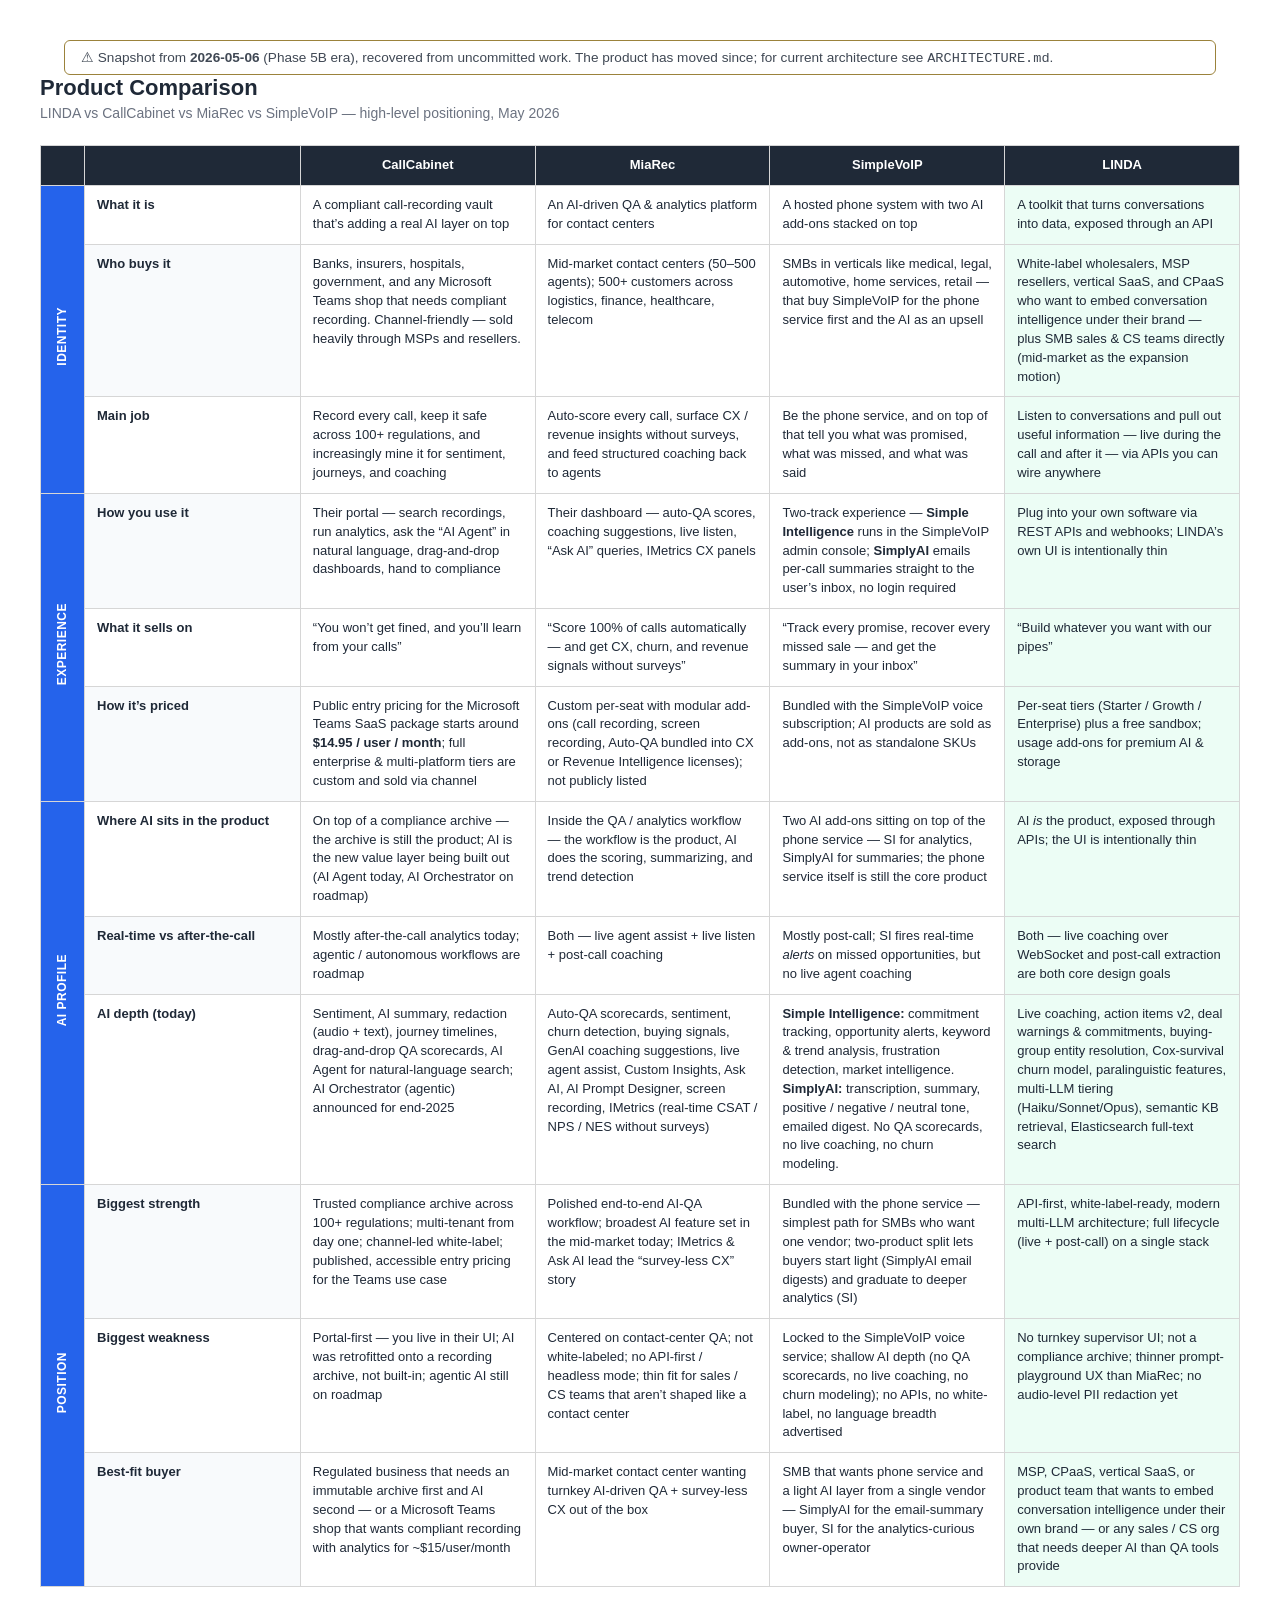
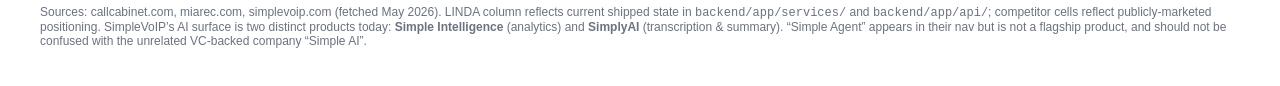
<file: docs/product-comparison.html>
<!DOCTYPE html>
<html lang="en">
<head>
<meta charset="UTF-8">
<title>Product Comparison — LINDA vs CallCabinet vs MiaRec vs SimpleVoIP</title>
<style>
  :root {
    --border: #d6d6d6;
    --header-bg: #1f2937;
    --header-fg: #ffffff;
    --section-bg: #2563eb;
    --section-fg: #ffffff;
    --row-alt: #f8fafc;
    --ours-bg: #ecfdf5;
    --text: #1f2937;
    --muted: #6b7280;
  }
  * { box-sizing: border-box; }
  body {
    font-family: -apple-system, BlinkMacSystemFont, "Segoe UI", Roboto, sans-serif;
    color: var(--text);
    margin: 40px;
    background: #fff;
  }
  h1 { font-size: 22px; margin: 0 0 4px; }
  .subtitle { color: var(--muted); margin: 0 0 24px; font-size: 14px; }
  table {
    border-collapse: collapse;
    width: 100%;
    table-layout: fixed;
    font-size: 13px;
  }
  th, td {
    border: 1px solid var(--border);
    padding: 10px 12px;
    vertical-align: top;
    text-align: left;
    line-height: 1.45;
  }
  thead th {
    background: var(--header-bg);
    color: var(--header-fg);
    font-weight: 600;
    text-align: center;
    padding: 10px 8px;
  }
  thead th.section-col { width: 44px; }
  thead th.feature-col { width: 18%; text-align: left; }
  thead th.vendor-col { width: auto; }
  td.section-label {
    background: var(--section-bg);
    color: var(--section-fg);
    text-align: center;
    font-weight: 600;
    letter-spacing: 0.5px;
    text-transform: uppercase;
    font-size: 12px;
    padding: 6px;
    width: 44px;
    vertical-align: middle;
  }
  td.section-label .rotated {
    writing-mode: vertical-rl;
    transform: rotate(180deg);
    white-space: nowrap;
    display: inline-block;
    padding: 8px 0;
  }
  td.feature { font-weight: 600; }
  td.ours { background: var(--ours-bg); }
  tbody tr:nth-child(even) td.feature,
  tbody tr:nth-child(even) td.vendor:not(.ours) { background: var(--row-alt); }
  .footnote {
    margin-top: 18px;
    color: var(--muted);
    font-size: 12px;
  }
</style>
</head>
<body>
<p style="max-width:72rem;margin:0.75rem auto 0;padding:0.5rem 1rem;border:1px solid #8a6d1a;border-radius:6px;font-size:0.85rem;opacity:0.85">&#9888; Snapshot from <strong>2026-05-06</strong> (Phase 5B era), recovered from uncommitted work. The product has moved since; for current architecture see <code>ARCHITECTURE.md</code>.</p>


<h1>Product Comparison</h1>
<p class="subtitle">LINDA vs CallCabinet vs MiaRec vs SimpleVoIP — high-level positioning, May 2026</p>

<table>
  <thead>
    <tr>
      <th class="section-col">&nbsp;</th>
      <th class="feature-col">&nbsp;</th>
      <th class="vendor-col">CallCabinet</th>
      <th class="vendor-col">MiaRec</th>
      <th class="vendor-col">SimpleVoIP</th>
      <th class="vendor-col">LINDA</th>
    </tr>
  </thead>
  <tbody>

    <!-- IDENTITY -->
    <tr>
      <td class="section-label" rowspan="3"><span class="rotated">Identity</span></td>
      <td class="feature">What it is</td>
      <td>A compliant call-recording vault that&rsquo;s adding a real AI layer on top</td>
      <td>An AI-driven QA &amp; analytics platform for contact centers</td>
      <td>A hosted phone system with two AI add-ons stacked on top</td>
      <td class="ours">A toolkit that turns conversations into data, exposed through an API</td>
    </tr>
    <tr>
      <td class="feature">Who buys it</td>
      <td>Banks, insurers, hospitals, government, and any Microsoft Teams shop that needs compliant recording. Channel-friendly &mdash; sold heavily through MSPs and resellers.</td>
      <td>Mid-market contact centers (50&ndash;500 agents); 500+ customers across logistics, finance, healthcare, telecom</td>
      <td>SMBs in verticals like medical, legal, automotive, home services, retail &mdash; that buy SimpleVoIP for the phone service first and the AI as an upsell</td>
      <td class="ours">White-label wholesalers, MSP resellers, vertical SaaS, and CPaaS who want to embed conversation intelligence under their brand &mdash; plus SMB sales &amp; CS teams directly (mid-market as the expansion motion)</td>
    </tr>
    <tr>
      <td class="feature">Main job</td>
      <td>Record every call, keep it safe across 100+ regulations, and increasingly mine it for sentiment, journeys, and coaching</td>
      <td>Auto-score every call, surface CX / revenue insights without surveys, and feed structured coaching back to agents</td>
      <td>Be the phone service, and on top of that tell you what was promised, what was missed, and what was said</td>
      <td class="ours">Listen to conversations and pull out useful information &mdash; live during the call and after it &mdash; via APIs you can wire anywhere</td>
    </tr>

    <!-- EXPERIENCE -->
    <tr>
      <td class="section-label" rowspan="3"><span class="rotated">Experience</span></td>
      <td class="feature">How you use it</td>
      <td>Their portal &mdash; search recordings, run analytics, ask the &ldquo;AI Agent&rdquo; in natural language, drag-and-drop dashboards, hand to compliance</td>
      <td>Their dashboard &mdash; auto-QA scores, coaching suggestions, live listen, &ldquo;Ask AI&rdquo; queries, IMetrics CX panels</td>
      <td>Two-track experience &mdash; <strong>Simple Intelligence</strong> runs in the SimpleVoIP admin console; <strong>SimplyAI</strong> emails per-call summaries straight to the user&rsquo;s inbox, no login required</td>
      <td class="ours">Plug into your own software via REST APIs and webhooks; LINDA&rsquo;s own UI is intentionally thin</td>
    </tr>
    <tr>
      <td class="feature">What it sells on</td>
      <td>&ldquo;You won&rsquo;t get fined, and you&rsquo;ll learn from your calls&rdquo;</td>
      <td>&ldquo;Score 100% of calls automatically &mdash; and get CX, churn, and revenue signals without surveys&rdquo;</td>
      <td>&ldquo;Track every promise, recover every missed sale &mdash; and get the summary in your inbox&rdquo;</td>
      <td class="ours">&ldquo;Build whatever you want with our pipes&rdquo;</td>
    </tr>
    <tr>
      <td class="feature">How it&rsquo;s priced</td>
      <td>Public entry pricing for the Microsoft Teams SaaS package starts around <strong>$14.95 / user / month</strong>; full enterprise &amp; multi-platform tiers are custom and sold via channel</td>
      <td>Custom per-seat with modular add-ons (call recording, screen recording, Auto-QA bundled into CX or Revenue Intelligence licenses); not publicly listed</td>
      <td>Bundled with the SimpleVoIP voice subscription; AI products are sold as add-ons, not as standalone SKUs</td>
      <td class="ours">Per-seat tiers (Starter / Growth / Enterprise) plus a free sandbox; usage add-ons for premium AI &amp; storage</td>
    </tr>

    <!-- AI PROFILE -->
    <tr>
      <td class="section-label" rowspan="3"><span class="rotated">AI&nbsp;Profile</span></td>
      <td class="feature">Where AI sits in the product</td>
      <td>On top of a compliance archive &mdash; the archive is still the product; AI is the new value layer being built out (AI Agent today, AI Orchestrator on roadmap)</td>
      <td>Inside the QA / analytics workflow &mdash; the workflow is the product, AI does the scoring, summarizing, and trend detection</td>
      <td>Two AI add-ons sitting on top of the phone service &mdash; SI for analytics, SimplyAI for summaries; the phone service itself is still the core product</td>
      <td class="ours">AI <em>is</em> the product, exposed through APIs; the UI is intentionally thin</td>
    </tr>
    <tr>
      <td class="feature">Real-time vs after-the-call</td>
      <td>Mostly after-the-call analytics today; agentic / autonomous workflows are roadmap</td>
      <td>Both &mdash; live agent assist + live listen + post-call coaching</td>
      <td>Mostly post-call; SI fires real-time <em>alerts</em> on missed opportunities, but no live agent coaching</td>
      <td class="ours">Both &mdash; live coaching over WebSocket and post-call extraction are both core design goals</td>
    </tr>
    <tr>
      <td class="feature">AI depth (today)</td>
      <td>Sentiment, AI summary, redaction (audio + text), journey timelines, drag-and-drop QA scorecards, AI Agent for natural-language search; AI Orchestrator (agentic) announced for end-2025</td>
      <td>Auto-QA scorecards, sentiment, churn detection, buying signals, GenAI coaching suggestions, live agent assist, Custom Insights, Ask AI, AI Prompt Designer, screen recording, IMetrics (real-time CSAT / NPS / NES without surveys)</td>
      <td><strong>Simple Intelligence:</strong> commitment tracking, opportunity alerts, keyword &amp; trend analysis, frustration detection, market intelligence. <strong>SimplyAI:</strong> transcription, summary, positive / negative / neutral tone, emailed digest. No QA scorecards, no live coaching, no churn modeling.</td>
      <td class="ours">Live coaching, action items v2, deal warnings &amp; commitments, buying-group entity resolution, Cox-survival churn model, paralinguistic features, multi-LLM tiering (Haiku/Sonnet/Opus), semantic KB retrieval, Elasticsearch full-text search</td>
    </tr>

    <!-- STRATEGIC POSITION -->
    <tr>
      <td class="section-label" rowspan="3"><span class="rotated">Position</span></td>
      <td class="feature">Biggest strength</td>
      <td>Trusted compliance archive across 100+ regulations; multi-tenant from day one; channel-led white-label; published, accessible entry pricing for the Teams use case</td>
      <td>Polished end-to-end AI-QA workflow; broadest AI feature set in the mid-market today; IMetrics &amp; Ask AI lead the &ldquo;survey-less CX&rdquo; story</td>
      <td>Bundled with the phone service &mdash; simplest path for SMBs who want one vendor; two-product split lets buyers start light (SimplyAI email digests) and graduate to deeper analytics (SI)</td>
      <td class="ours">API-first, white-label-ready, modern multi-LLM architecture; full lifecycle (live + post-call) on a single stack</td>
    </tr>
    <tr>
      <td class="feature">Biggest weakness</td>
      <td>Portal-first &mdash; you live in their UI; AI was retrofitted onto a recording archive, not built-in; agentic AI still on roadmap</td>
      <td>Centered on contact-center QA; not white-labeled; no API-first / headless mode; thin fit for sales / CS teams that aren&rsquo;t shaped like a contact center</td>
      <td>Locked to the SimpleVoIP voice service; shallow AI depth (no QA scorecards, no live coaching, no churn modeling); no APIs, no white-label, no language breadth advertised</td>
      <td class="ours">No turnkey supervisor UI; not a compliance archive; thinner prompt-playground UX than MiaRec; no audio-level PII redaction yet</td>
    </tr>
    <tr>
      <td class="feature">Best-fit buyer</td>
      <td>Regulated business that needs an immutable archive first and AI second &mdash; or a Microsoft Teams shop that wants compliant recording with analytics for ~$15/user/month</td>
      <td>Mid-market contact center wanting turnkey AI-driven QA + survey-less CX out of the box</td>
      <td>SMB that wants phone service and a light AI layer from a single vendor &mdash; SimplyAI for the email-summary buyer, SI for the analytics-curious owner-operator</td>
      <td class="ours">MSP, CPaaS, vertical SaaS, or product team that wants to embed conversation intelligence under their own brand &mdash; or any sales / CS org that needs deeper AI than QA tools provide</td>
    </tr>

  </tbody>
</table>

<p class="footnote">
Sources: callcabinet.com, miarec.com, simplevoip.com (fetched May 2026). LINDA column reflects current shipped state in <code>backend/app/services/</code> and <code>backend/app/api/</code>; competitor cells reflect publicly-marketed positioning. SimpleVoIP&rsquo;s AI surface is two distinct products today: <strong>Simple Intelligence</strong> (analytics) and <strong>SimplyAI</strong> (transcription &amp; summary). &ldquo;Simple Agent&rdquo; appears in their nav but is not a flagship product, and should not be confused with the unrelated VC-backed company &ldquo;Simple AI&rdquo;.
</p>

</body>
</html>
</file>
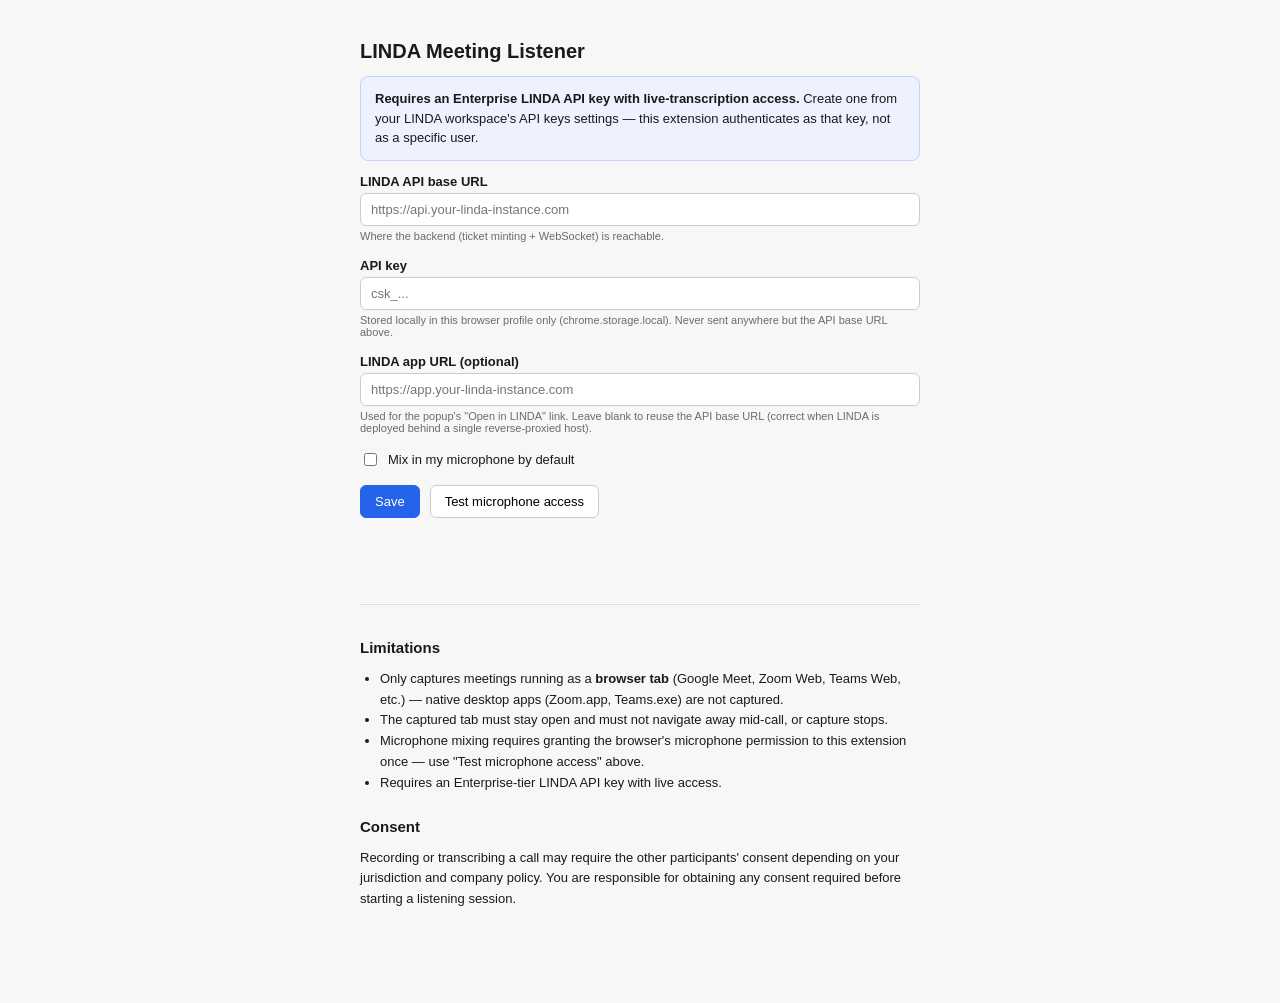
<file: apps/extension/options.html>
<!DOCTYPE html>
<html>
  <head>
    <meta charset="utf-8" />
    <title>LINDA Meeting Listener — Options</title>
    <link rel="stylesheet" href="options.css" />
  </head>
  <body>
    <main class="wrap">
      <h1>LINDA Meeting Listener</h1>

      <p class="notice">
        <strong>Requires an Enterprise LINDA API key with live-transcription
        access.</strong> Create one from your LINDA workspace's API keys
        settings — this extension authenticates as that key, not as a
        specific user.
      </p>

      <form id="options-form">
        <label class="field">
          <span>LINDA API base URL</span>
          <input
            type="url"
            id="api-base"
            placeholder="https://api.your-linda-instance.com"
            required
          />
          <small>Where the backend (ticket minting + WebSocket) is reachable.</small>
        </label>

        <label class="field">
          <span>API key</span>
          <input type="password" id="api-key" placeholder="csk_..." required />
          <small>Stored locally in this browser profile only (chrome.storage.local). Never sent anywhere but the API base URL above.</small>
        </label>

        <label class="field">
          <span>LINDA app URL (optional)</span>
          <input type="url" id="app-url" placeholder="https://app.your-linda-instance.com" />
          <small>
            Used for the popup's "Open in LINDA" link. Leave blank to reuse
            the API base URL (correct when LINDA is deployed behind a single
            reverse-proxied host).
          </small>
        </label>

        <label class="field checkbox">
          <input type="checkbox" id="mic-default" />
          <span>Mix in my microphone by default</span>
        </label>

        <div class="actions">
          <button type="submit" class="primary">Save</button>
          <button type="button" id="test-mic">Test microphone access</button>
        </div>
        <p id="mic-test-result" class="hint"></p>
        <p id="save-result" class="hint"></p>
      </form>

      <section class="limits">
        <h2>Limitations</h2>
        <ul>
          <li>Only captures meetings running as a <strong>browser tab</strong> (Google Meet, Zoom Web, Teams Web, etc.) — native desktop apps (Zoom.app, Teams.exe) are not captured.</li>
          <li>The captured tab must stay open and must not navigate away mid-call, or capture stops.</li>
          <li>Microphone mixing requires granting the browser's microphone permission to this extension once — use "Test microphone access" above.</li>
          <li>Requires an Enterprise-tier LINDA API key with live access.</li>
        </ul>
        <h2>Consent</h2>
        <p>
          Recording or transcribing a call may require the other participants'
          consent depending on your jurisdiction and company policy. You are
          responsible for obtaining any consent required before starting a
          listening session.
        </p>
      </section>
    </main>
    <script type="module" src="options.js"></script>
  </body>
</html>
</file>
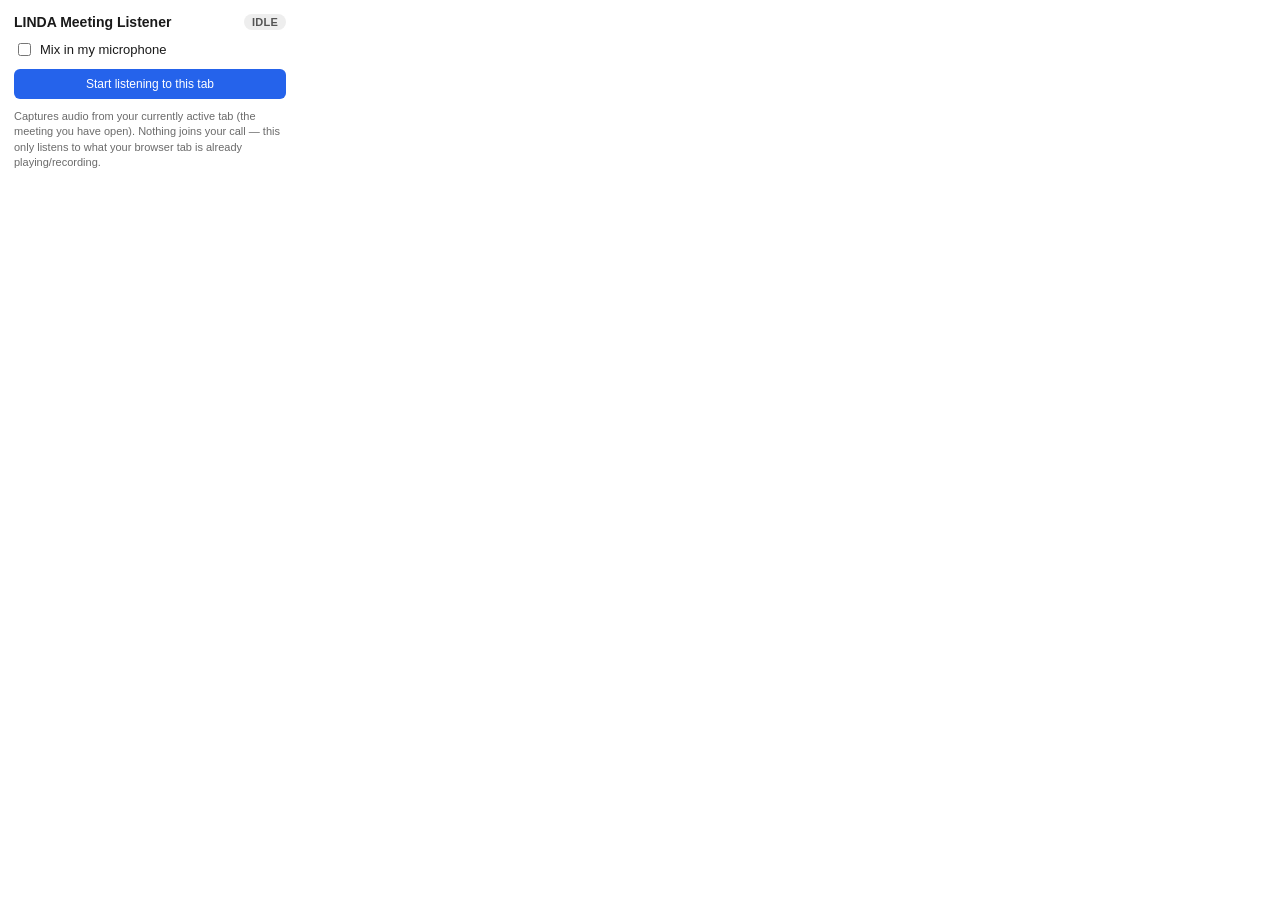
<file: apps/extension/popup.html>
<!DOCTYPE html>
<html>
  <head>
    <meta charset="utf-8" />
    <title>LINDA Meeting Listener</title>
    <link rel="stylesheet" href="popup.css" />
  </head>
  <body>
    <main class="wrap">
      <header class="head">
        <h1>LINDA Meeting Listener</h1>
        <span id="status-pill" class="pill pill-idle">Idle</span>
      </header>

      <p id="config-warning" class="warning hidden">
        Set your LINDA API base URL and API key first.
        <button id="open-options" type="button" class="link-btn">Open options</button>
      </p>

      <p id="error-text" class="error hidden"></p>

      <label class="mic-toggle">
        <input type="checkbox" id="mic-toggle" />
        Mix in my microphone
      </label>

      <div class="actions">
        <button id="start-btn" type="button" class="primary">Start listening to this tab</button>
        <button id="stop-btn" type="button" class="danger hidden">Stop</button>
        <button id="restart-btn" type="button" class="primary hidden">Restart</button>
      </div>

      <a id="open-in-linda" href="#" target="_blank" rel="noopener noreferrer" class="hidden">
        Open in LINDA →
      </a>

      <p class="hint">
        Captures audio from your currently active tab (the meeting you have
        open). Nothing joins your call — this only listens to what your
        browser tab is already playing/recording.
      </p>
    </main>
    <script type="module" src="popup.js"></script>
  </body>
</html>
</file>
<file: apps/extension/options.css>
body {
  margin: 0;
  font-family: -apple-system, BlinkMacSystemFont, "Segoe UI", Roboto, sans-serif;
  color: #1a1a1a;
  background: #f7f7f8;
}

.wrap {
  max-width: 560px;
  margin: 40px auto;
  padding: 0 20px 40px;
}

h1 {
  font-size: 20px;
}

h2 {
  font-size: 15px;
  margin-top: 24px;
}

.notice {
  background: #eef2ff;
  border: 1px solid #c7d2fe;
  border-radius: 8px;
  padding: 12px 14px;
  font-size: 13px;
  line-height: 1.5;
}

.field {
  display: block;
  margin-bottom: 16px;
}

.field span {
  display: block;
  font-weight: 600;
  font-size: 13px;
  margin-bottom: 4px;
}

.field input[type="url"],
.field input[type="password"] {
  width: 100%;
  box-sizing: border-box;
  padding: 8px 10px;
  border-radius: 6px;
  border: 1px solid #ccc;
  font-size: 13px;
}

.field small {
  display: block;
  color: #6b6b6b;
  font-size: 11px;
  margin-top: 4px;
}

.field.checkbox {
  display: flex;
  align-items: center;
  gap: 8px;
}
.field.checkbox span {
  margin: 0;
  font-weight: 500;
}

.actions {
  display: flex;
  gap: 10px;
  margin-top: 10px;
}

button {
  font-size: 13px;
  padding: 8px 14px;
  border-radius: 6px;
  border: 1px solid #ccc;
  background: #fff;
  cursor: pointer;
}
button.primary {
  background: #2563eb;
  border-color: #2563eb;
  color: #fff;
}

.hint {
  font-size: 12px;
  color: #6b6b6b;
  min-height: 16px;
}

.limits {
  margin-top: 30px;
  border-top: 1px solid #ddd;
  padding-top: 10px;
}
.limits ul {
  font-size: 13px;
  line-height: 1.6;
  padding-left: 20px;
}
.limits p {
  font-size: 13px;
  line-height: 1.6;
}
</file>
<file: apps/extension/popup.css>
body {
  margin: 0;
  font-family: -apple-system, BlinkMacSystemFont, "Segoe UI", Roboto, sans-serif;
  font-size: 13px;
  color: #1a1a1a;
  background: #ffffff;
}

.wrap {
  width: 300px;
  padding: 14px;
  box-sizing: border-box;
}

.head {
  display: flex;
  align-items: center;
  justify-content: space-between;
  margin-bottom: 10px;
}

h1 {
  font-size: 14px;
  margin: 0;
}

.pill {
  display: inline-block;
  padding: 2px 8px;
  border-radius: 999px;
  font-size: 11px;
  font-weight: 600;
  text-transform: uppercase;
  letter-spacing: 0.02em;
}

.pill-idle {
  background: #eee;
  color: #555;
}
.pill-connecting {
  background: #fff3cd;
  color: #7a5a00;
}
.pill-listening {
  background: #d4f5dd;
  color: #17663a;
}
.pill-disconnected,
.pill-error {
  background: #fbdada;
  color: #8a1f1f;
}

.warning,
.error {
  padding: 8px;
  border-radius: 6px;
  margin: 0 0 10px;
  font-size: 12px;
}
.warning {
  background: #fff3cd;
  color: #7a5a00;
}
.error {
  background: #fbdada;
  color: #8a1f1f;
}

.mic-toggle {
  display: flex;
  align-items: center;
  gap: 6px;
  margin-bottom: 10px;
  cursor: pointer;
}

.actions {
  display: flex;
  gap: 8px;
  margin-bottom: 10px;
}

button {
  font-size: 12px;
  padding: 7px 10px;
  border-radius: 6px;
  border: 1px solid transparent;
  cursor: pointer;
  flex: 1;
}

button.primary {
  background: #2563eb;
  color: #fff;
}
button.danger {
  background: #dc2626;
  color: #fff;
}
button.link-btn {
  flex: none;
  background: transparent;
  border: 1px solid currentColor;
  color: inherit;
  padding: 2px 8px;
  margin-left: 6px;
}

#open-in-linda {
  display: block;
  margin-bottom: 10px;
  color: #2563eb;
  font-weight: 600;
  text-decoration: none;
}
#open-in-linda:hover {
  text-decoration: underline;
}

.hint {
  color: #6b6b6b;
  font-size: 11px;
  line-height: 1.4;
  margin: 0;
}

.hidden {
  display: none !important;
}
</file>
